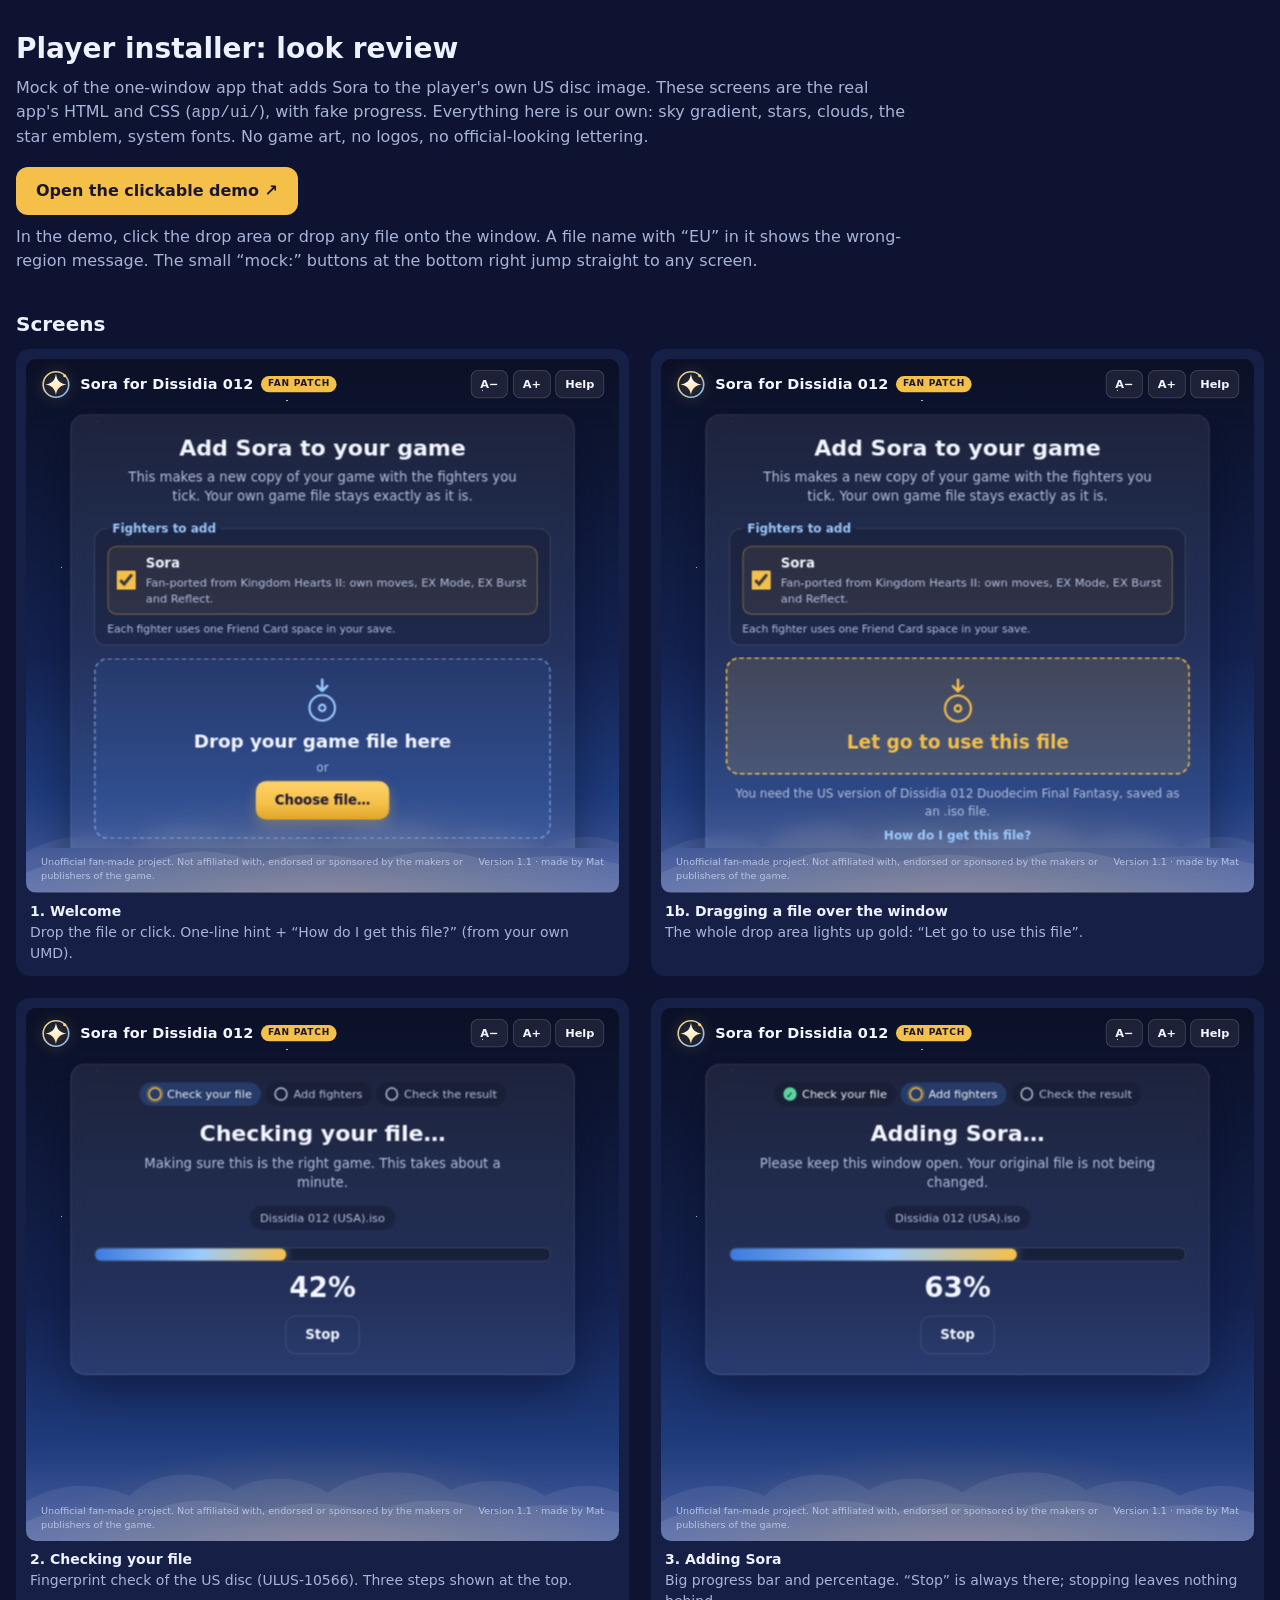
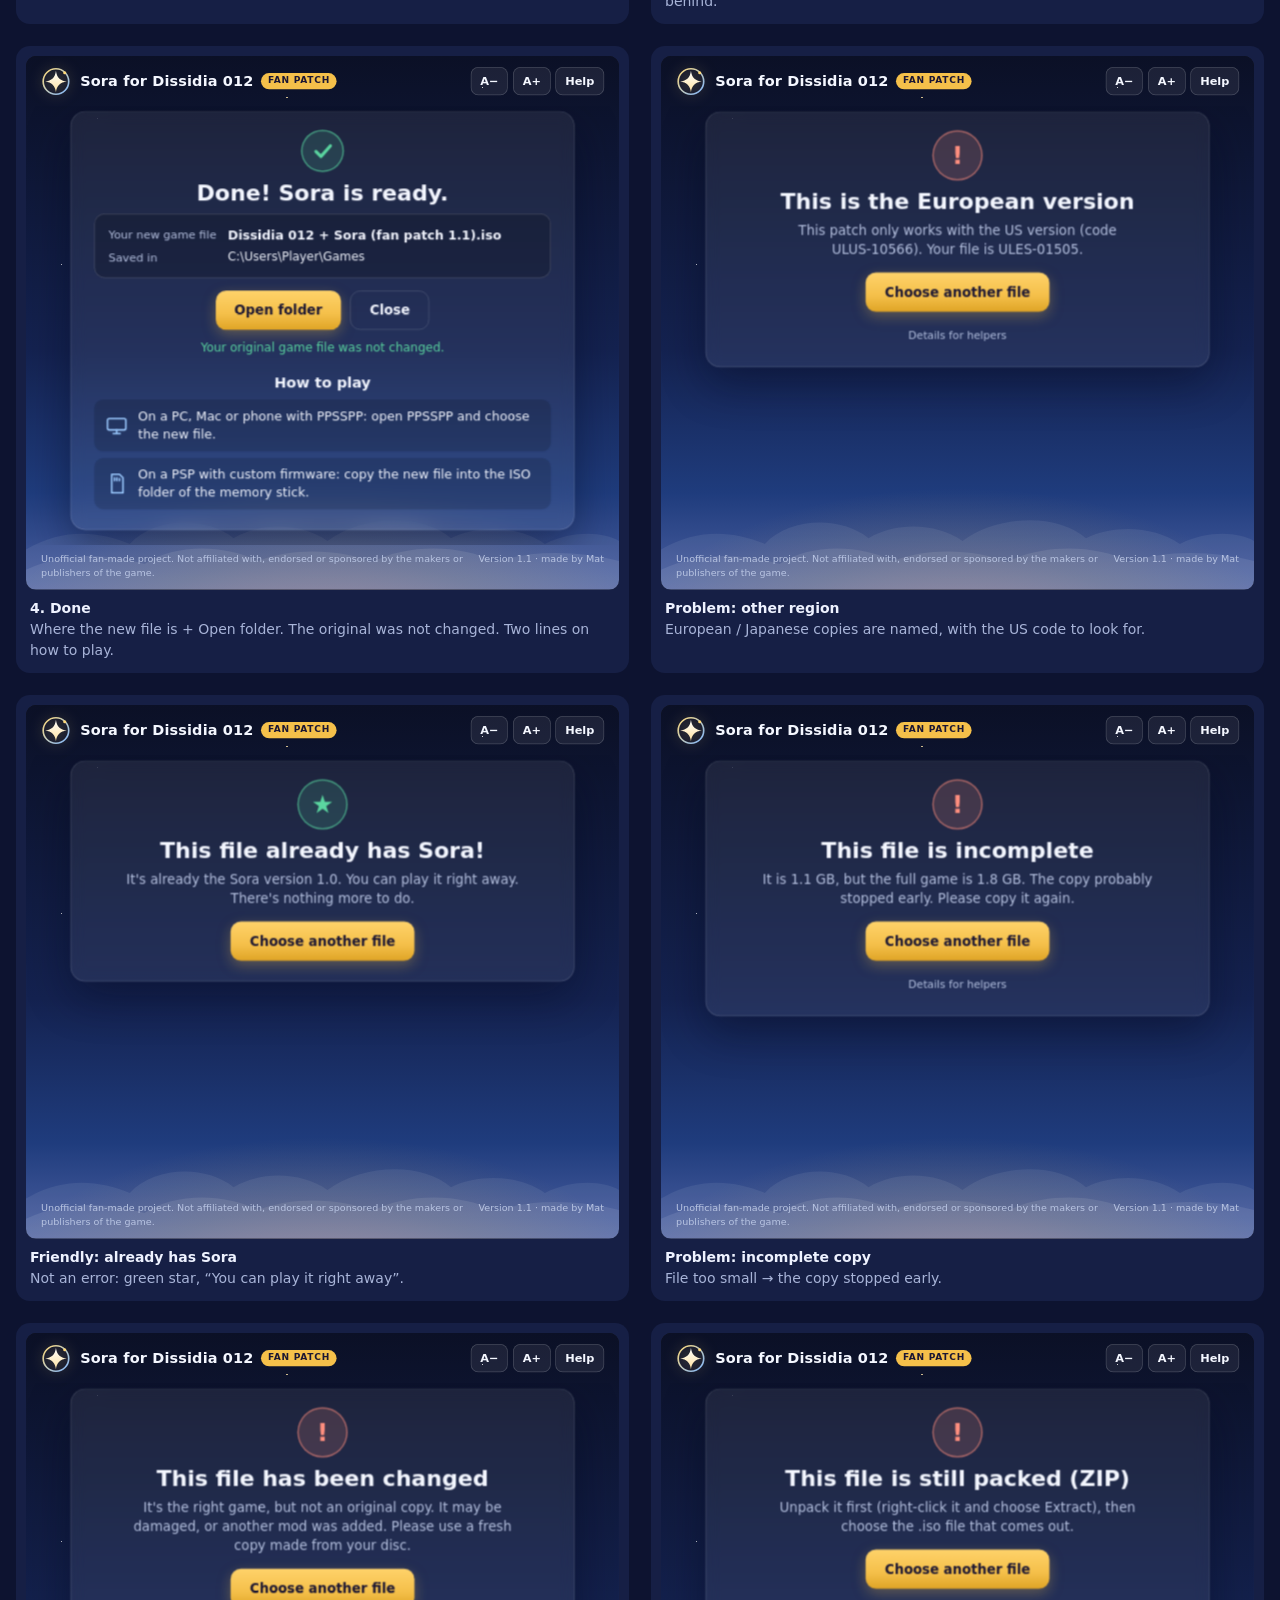
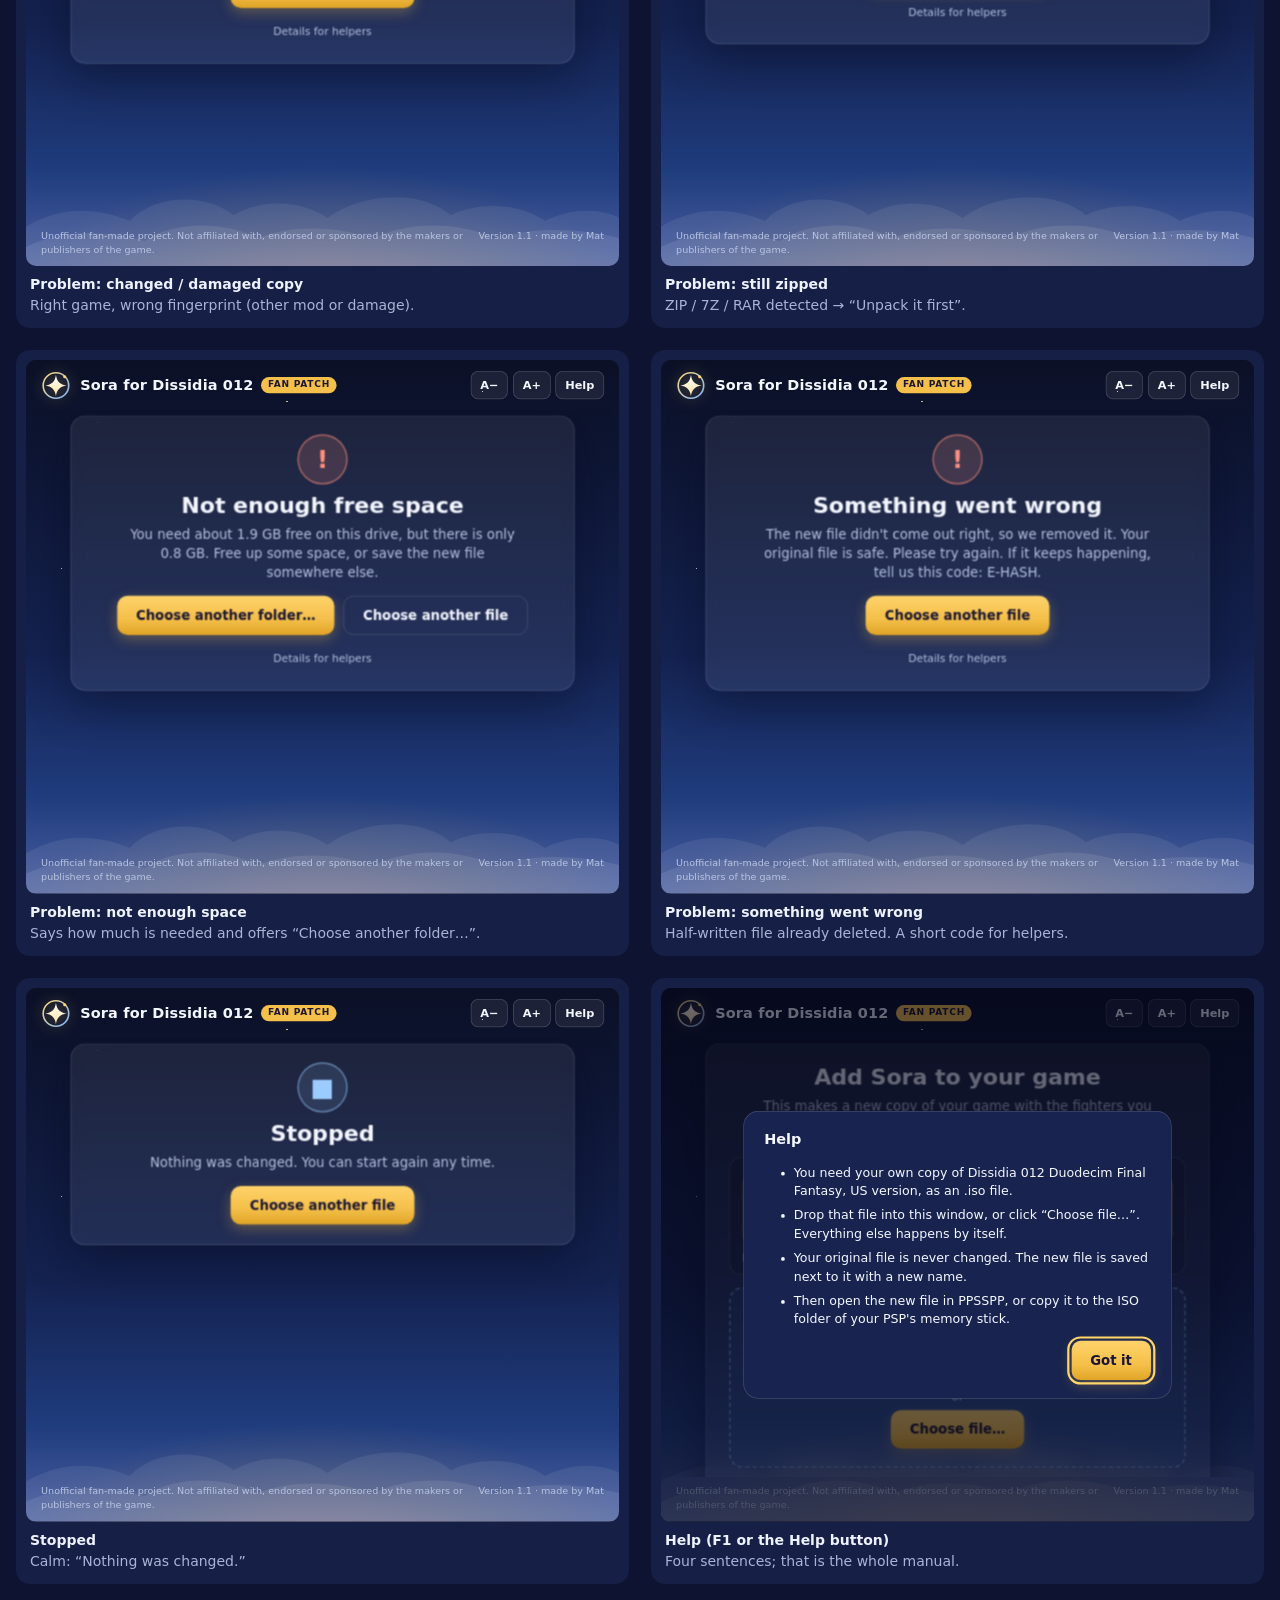
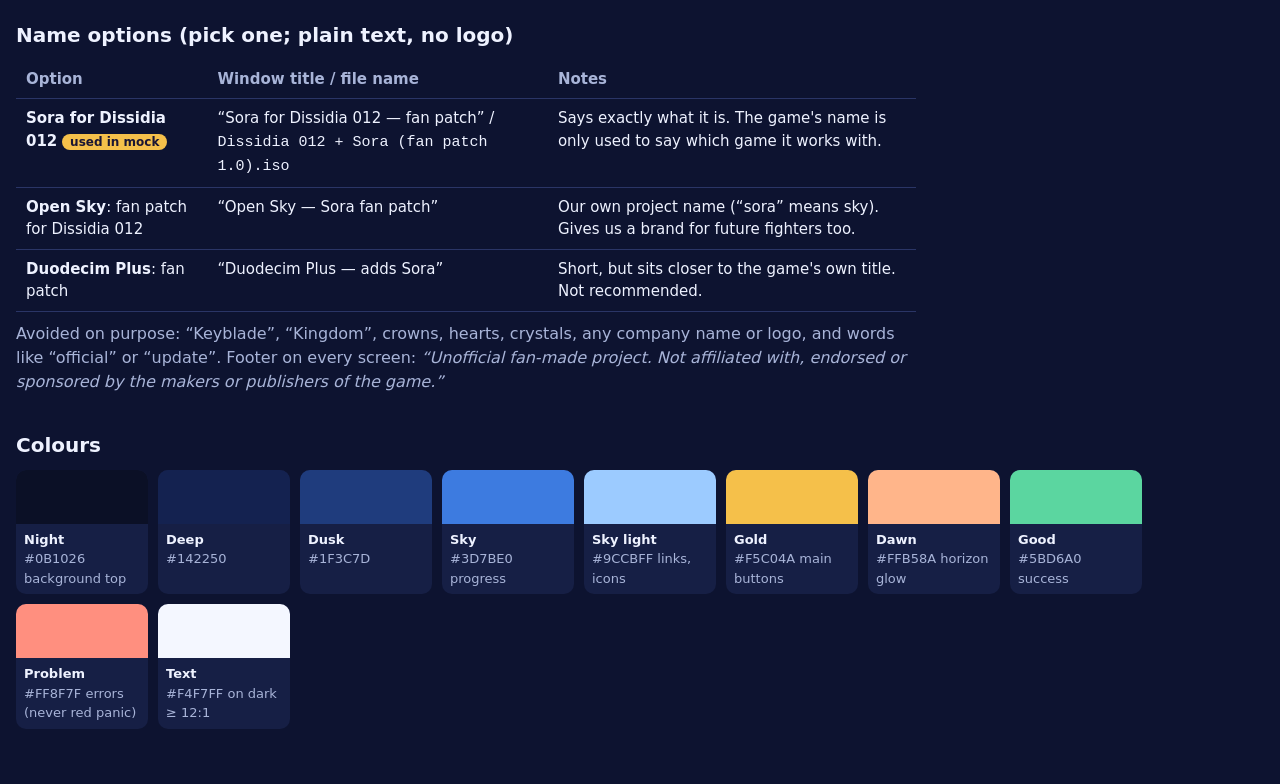
<file: mock/index.html>
<!doctype html>
<html lang="en">
<head>
<meta charset="utf-8">
<meta name="viewport" content="width=device-width, initial-scale=1">
<title>Installer Look Review</title>
<style>
  :root { --bg: #0d1330; --card: #161f45; --text: #eef2ff; --muted: #a8b4d8; --gold: #F5C04A; }
  * { box-sizing: border-box; }
  body { margin: 0; background: var(--bg); color: var(--text); font: 16px/1.5 system-ui, -apple-system, "Segoe UI", Ubuntu, sans-serif; }
  .wrap { max-width: 1500px; margin: 0 auto; padding: 28px 16px 60px; }
  h1 { margin: 0 0 6px; font-size: 28px; }
  h2 { margin: 36px 0 10px; font-size: 20px; }
  p { color: var(--muted); margin: 0 0 10px; max-width: 900px; }
  a { color: #9CCBFF; }
  .cta { display: inline-block; margin: 8px 0 4px; padding: 12px 20px; border-radius: 12px; background: var(--gold); color: #1B1633; font-weight: 700; text-decoration: none; }
  .grid { display: grid; grid-template-columns: repeat(auto-fill, minmax(min(100%, 420px), 1fr)); gap: 22px; }
  figure { margin: 0; background: var(--card); border-radius: 14px; padding: 10px; }
  figcaption { font-size: 14px; color: var(--muted); padding: 8px 4px 2px; }
  figcaption b { color: var(--text); }
  .frame { position: relative; width: 100%; aspect-ratio: 800 / 720; overflow: hidden; border-radius: 10px; }
  .frame iframe { position: absolute; top: 0; left: 0; width: 800px; height: 720px; border: 0; transform-origin: 0 0; }
  .sw { display: flex; flex-wrap: wrap; gap: 10px; }
  .sw div { width: 132px; border-radius: 10px; overflow: hidden; background: var(--card); font-size: 13px; }
  .sw i { display: block; height: 54px; }
  .sw span { display: block; padding: 6px 8px; color: var(--muted); }
  .sw b { color: var(--text); display: block; }
  table { border-collapse: collapse; width: 100%; max-width: 900px; font-size: 15px; }
  td, th { text-align: left; padding: 8px 10px; border-bottom: 1px solid #2a3566; vertical-align: top; }
  th { color: var(--muted); font-weight: 600; }
  .tag { font-size: 12px; background: var(--gold); color: #1B1633; border-radius: 999px; padding: 1px 8px; font-weight: 700; }
</style>
</head>
<body>
<div class="wrap">
  <h1>Player installer: look review</h1>
  <p>Mock of the one-window app that adds Sora to the player's own US disc image. These screens are the real app's
     HTML and CSS (<code>app/ui/</code>), with fake progress. Everything here is our own: sky gradient,
     stars, clouds, the star emblem, system fonts. No game art, no logos, no official-looking lettering.</p>
  <a class="cta" href="../app/ui/index.html" target="_blank">Open the clickable demo ↗</a>
  <p style="margin-top:6px">In the demo, click the drop area or drop any file onto the window. A file name with “EU” in it shows the
     wrong-region message. The small “mock:” buttons at the bottom right jump straight to any screen.</p>

  <h2>Screens</h2>
  <div class="grid" id="grid"></div>

  <h2>Name options (pick one; plain text, no logo)</h2>
  <table>
    <tr><th>Option</th><th>Window title / file name</th><th>Notes</th></tr>
    <tr><td><b>Sora for Dissidia 012</b> <span class="tag">used in mock</span></td><td>“Sora for Dissidia 012 — fan patch” / <code>Dissidia 012 + Sora (fan patch 1.0).iso</code></td><td>Says exactly what it is. The game's name is only used to say which game it works with.</td></tr>
    <tr><td><b>Open Sky</b>: fan patch for Dissidia 012</td><td>“Open Sky — Sora fan patch”</td><td>Our own project name (“sora” means sky). Gives us a brand for future fighters too.</td></tr>
    <tr><td><b>Duodecim Plus</b>: fan patch</td><td>“Duodecim Plus — adds Sora”</td><td>Short, but sits closer to the game's own title. Not recommended.</td></tr>
  </table>
  <p style="margin-top:10px">Avoided on purpose: “Keyblade”, “Kingdom”, crowns, hearts, crystals, any company name or logo, and words
     like “official” or “update”. Footer on every screen: <i>“Unofficial fan-made project. Not affiliated with, endorsed or
     sponsored by the makers or publishers of the game.”</i></p>

  <h2>Colours</h2>
  <div class="sw">
    <div><i style="background:#0B1026"></i><span><b>Night</b>#0B1026 background top</span></div>
    <div><i style="background:#142250"></i><span><b>Deep</b>#142250</span></div>
    <div><i style="background:#1F3C7D"></i><span><b>Dusk</b>#1F3C7D</span></div>
    <div><i style="background:#3D7BE0"></i><span><b>Sky</b>#3D7BE0 progress</span></div>
    <div><i style="background:#9CCBFF"></i><span><b>Sky light</b>#9CCBFF links, icons</span></div>
    <div><i style="background:#F5C04A"></i><span><b>Gold</b>#F5C04A main buttons</span></div>
    <div><i style="background:#FFB58A"></i><span><b>Dawn</b>#FFB58A horizon glow</span></div>
    <div><i style="background:#5BD6A0"></i><span><b>Good</b>#5BD6A0 success</span></div>
    <div><i style="background:#FF8F7F"></i><span><b>Problem</b>#FF8F7F errors (never red panic)</span></div>
    <div><i style="background:#F4F7FF"></i><span><b>Text</b>#F4F7FF on dark ≥ 12:1</span></div>
  </div>
</div>
<script>
  const shots = [
    ["welcome", "1. Welcome", "Drop the file or click. One-line hint + “How do I get this file?” (from your own UMD)."],
    ["dragging", "1b. Dragging a file over the window", "The whole drop area lights up gold: “Let go to use this file”."],
    ["checking", "2. Checking your file", "Fingerprint check of the US disc (ULUS-10566). Three steps shown at the top."],
    ["building", "3. Adding Sora", "Big progress bar and percentage. “Stop” is always there; stopping leaves nothing behind."],
    ["done", "4. Done", "Where the new file is + Open folder. The original was not changed. Two lines on how to play."],
    ["err:wrong_region", "Problem: other region", "European / Japanese copies are named, with the US code to look for."],
    ["err:already_patched", "Friendly: already has Sora", "Not an error: green star, “You can play it right away”."],
    ["err:incomplete", "Problem: incomplete copy", "File too small → the copy stopped early."],
    ["err:modified", "Problem: changed / damaged copy", "Right game, wrong fingerprint (other mod or damage)."],
    ["err:archive", "Problem: still zipped", "ZIP / 7Z / RAR detected → “Unpack it first”."],
    ["err:no_space", "Problem: not enough space", "Says how much is needed and offers “Choose another folder…”."],
    ["err:build_failed", "Problem: something went wrong", "Half-written file already deleted. A short code for helpers."],
    ["err:cancelled", "Stopped", "Calm: “Nothing was changed.”"],
    ["welcome&help=1", "Help (F1 or the Help button)", "Four sentences; that is the whole manual."],
  ];
  const grid = document.getElementById("grid");
  for (const [s, title, note] of shots) {
    const f = document.createElement("figure");
    f.innerHTML = `<div class="frame"><iframe loading="lazy" title="${title}" src="../app/ui/index.html?embed=1&screen=${s}"></iframe></div>
      <figcaption><b>${title}</b><br>${note}</figcaption>`;
    grid.appendChild(f);
  }
  const fit = () => document.querySelectorAll(".frame").forEach((fr) => {
    fr.querySelector("iframe").style.transform = `scale(${fr.clientWidth / 800})`;
  });
  addEventListener("resize", fit); fit();
</script>
</body>
</html>
</file>
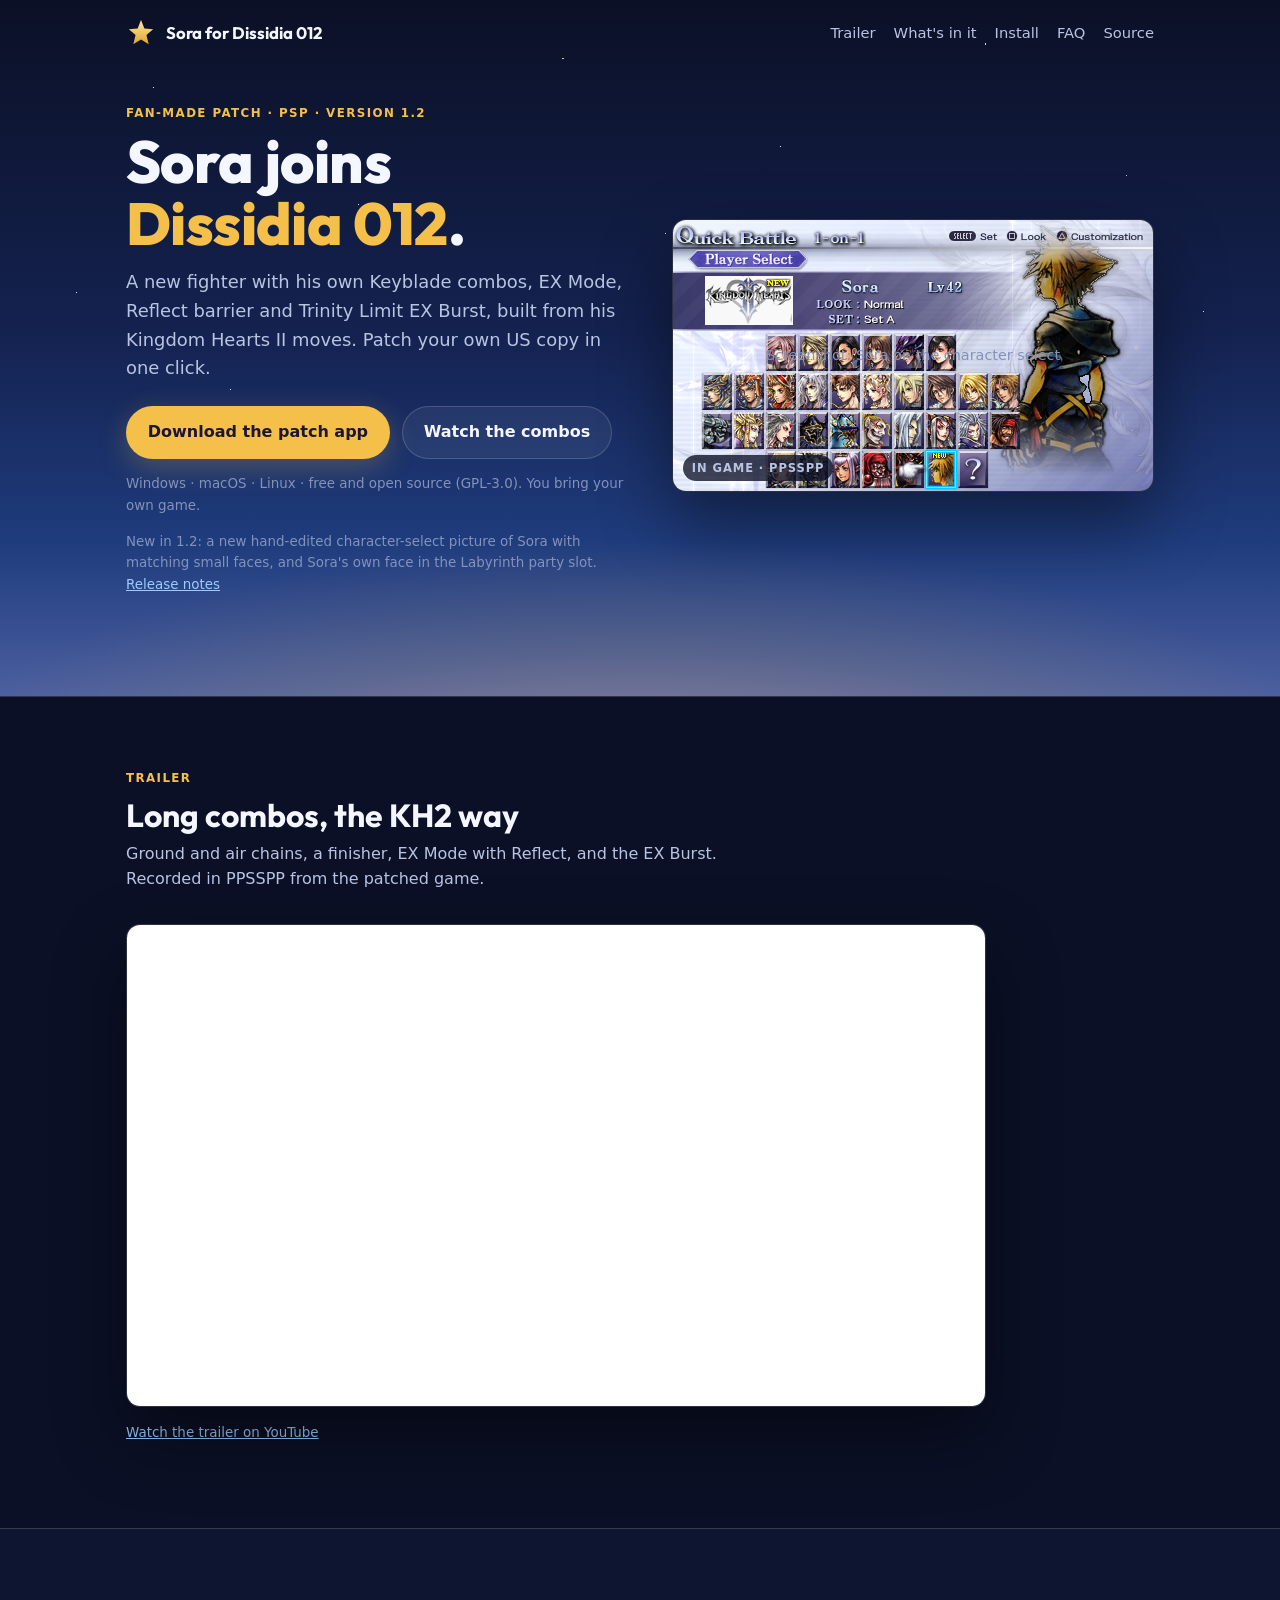
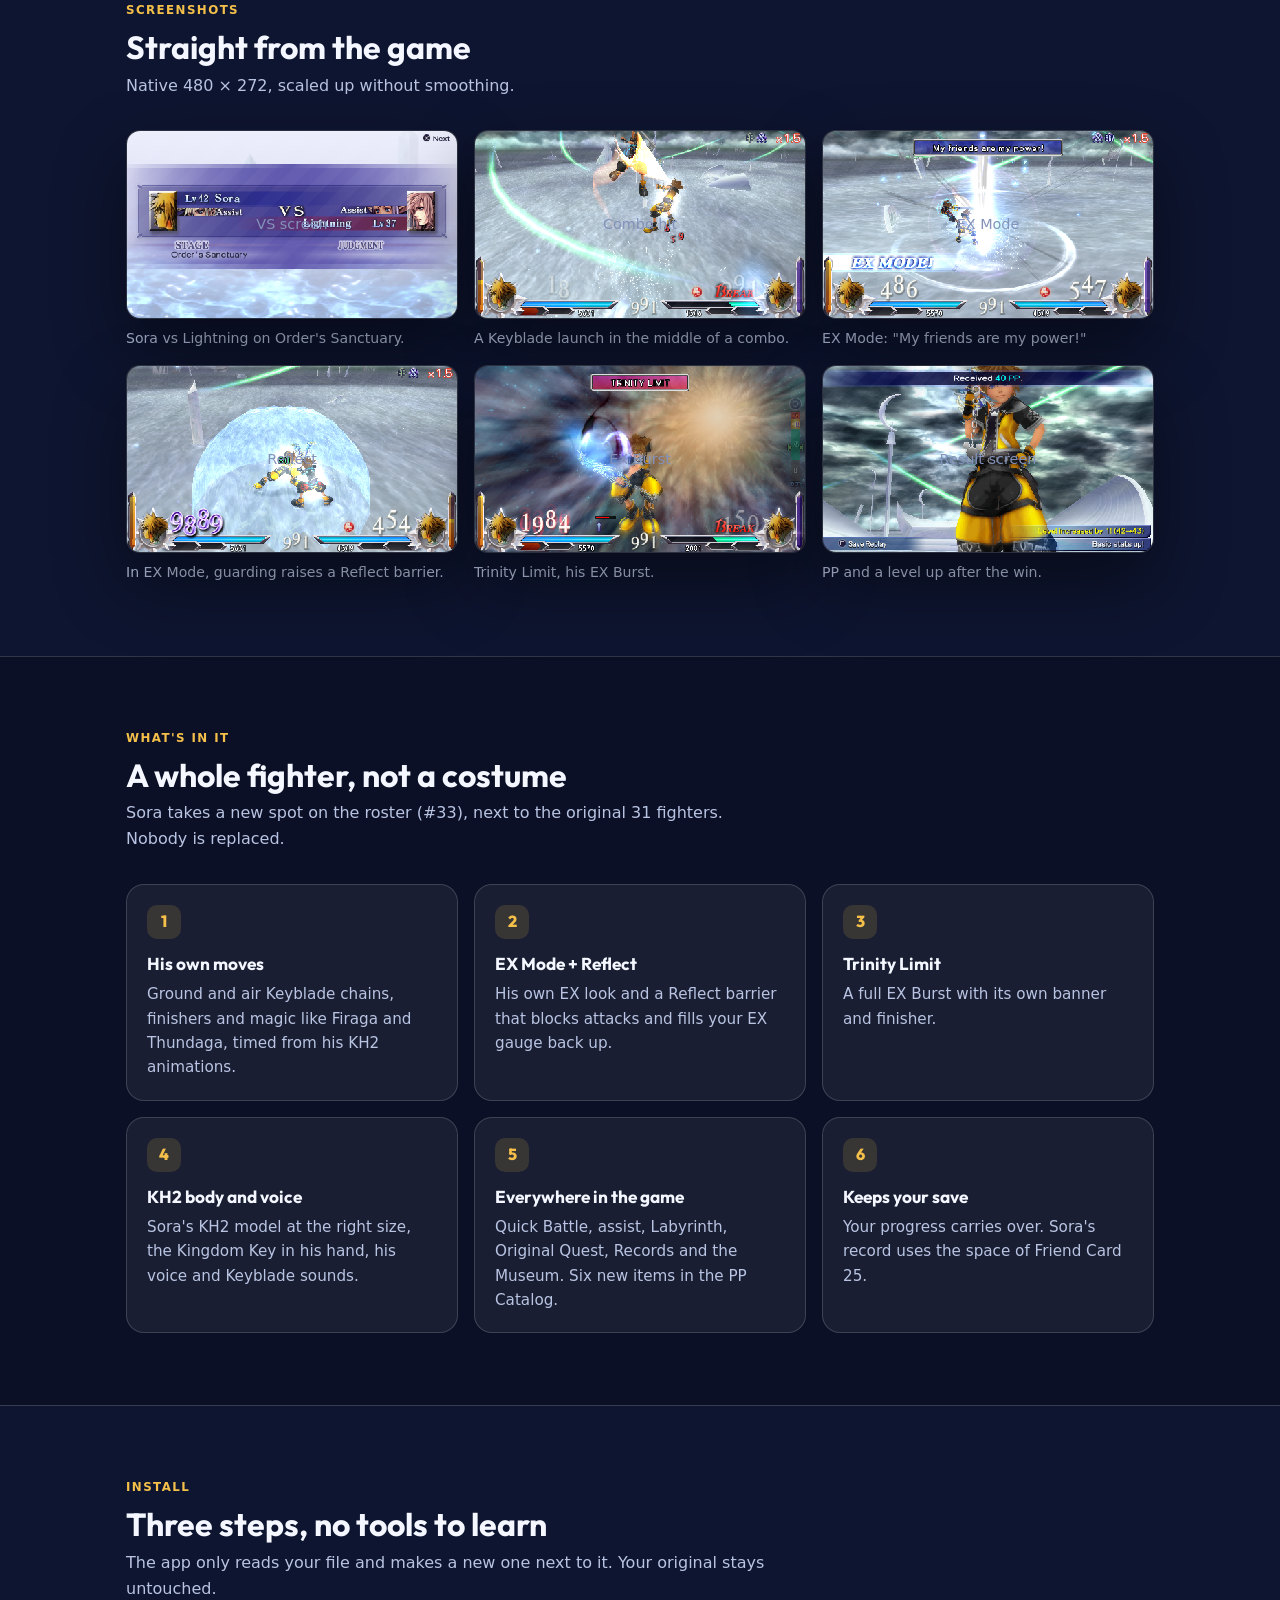
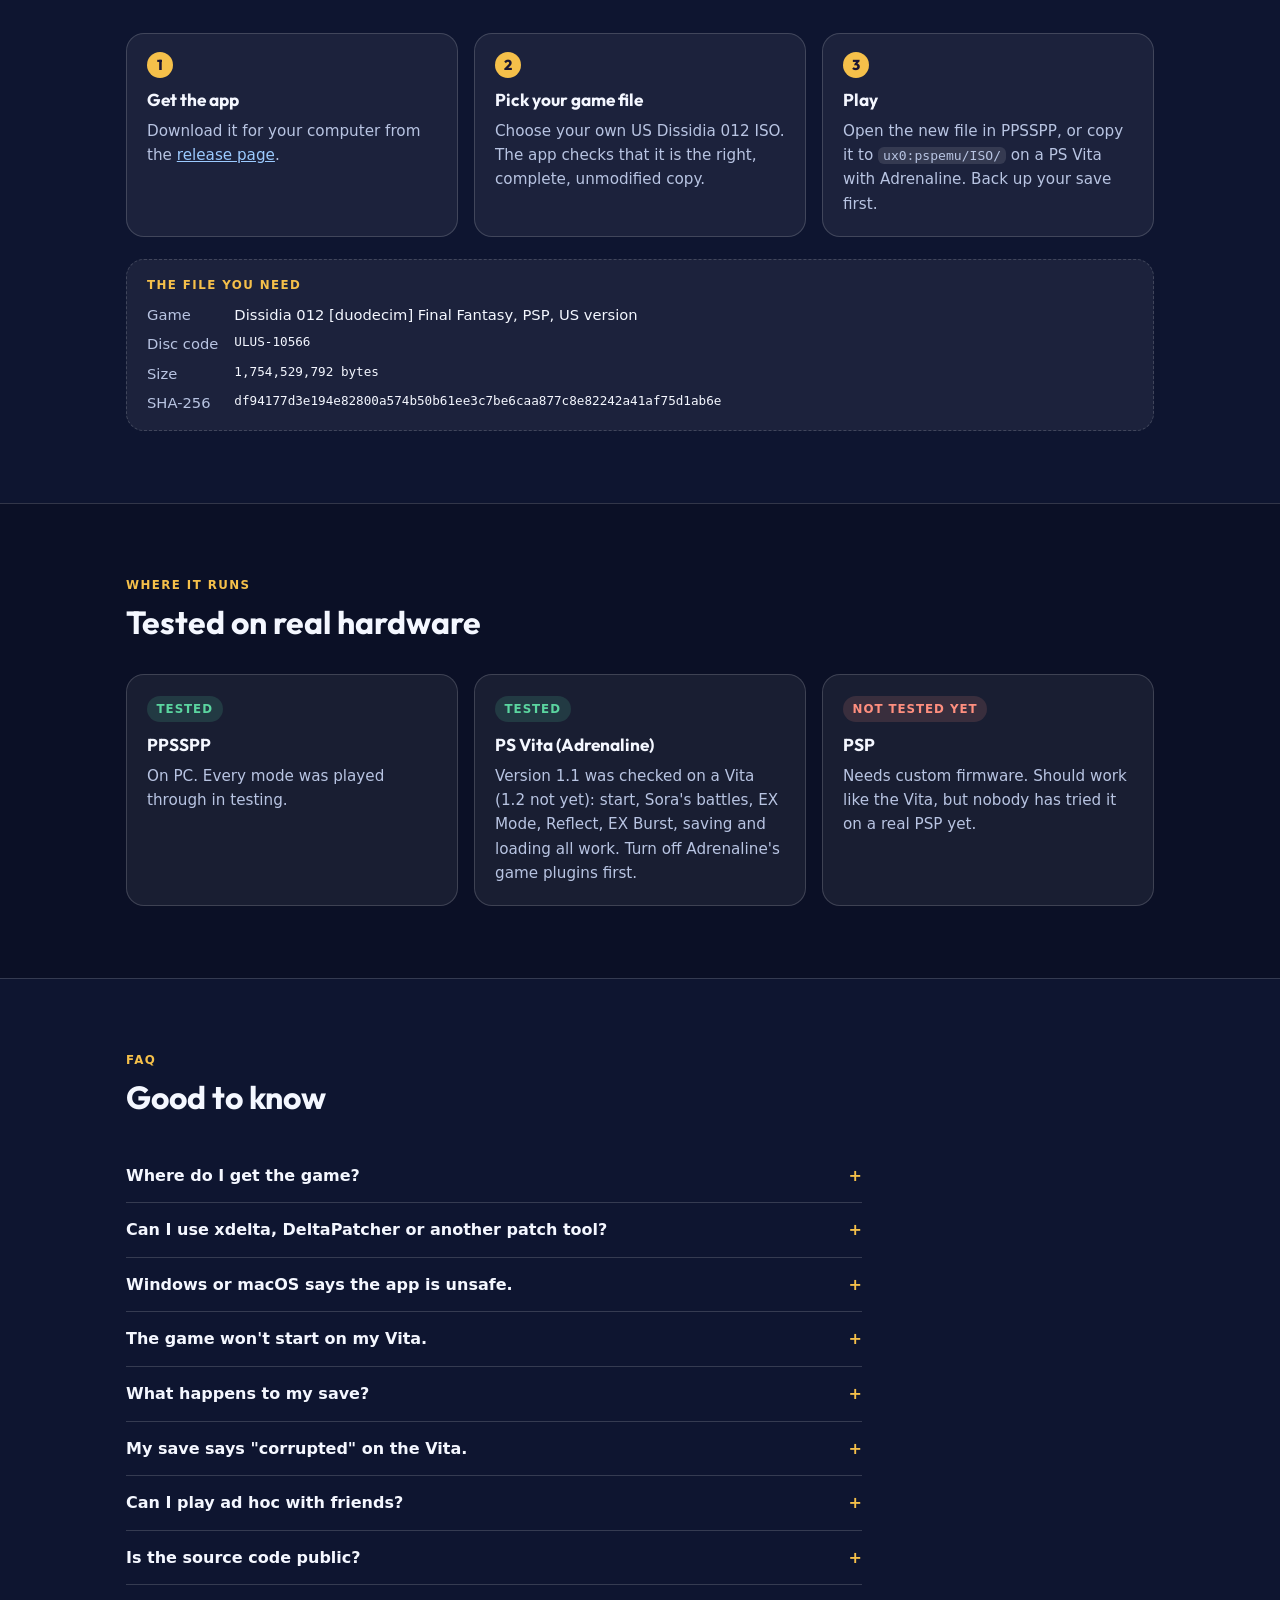
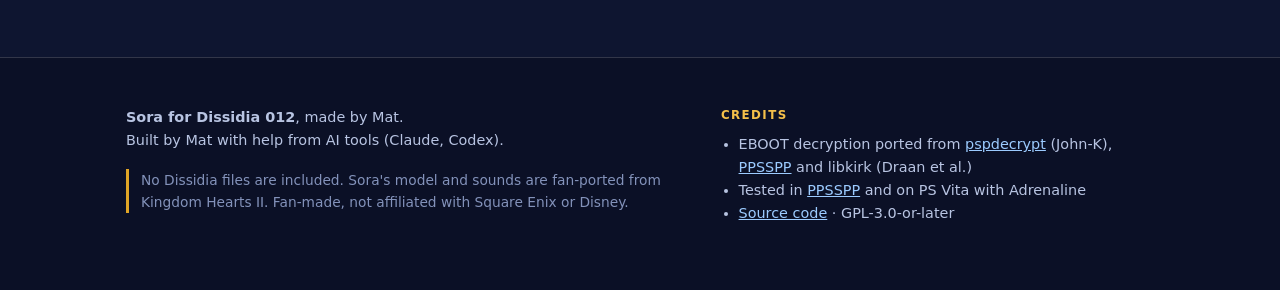
<file: site/index.html>
<!doctype html>
<html lang="en">
<head>
<meta charset="utf-8">
<meta name="viewport" content="width=device-width, initial-scale=1, viewport-fit=cover">
<title>Sora for Dissidia 012</title>
<meta name="description" content="A fan-made patch that adds Sora as a new fighter to your own US copy of Dissidia 012 for PSP. Works in PPSSPP and on PS Vita.">
<link rel="preconnect" href="https://fonts.googleapis.com">
<link rel="preconnect" href="https://fonts.gstatic.com" crossorigin>
<link rel="stylesheet" href="https://fonts.googleapis.com/css2?family=Outfit:wght@500;700;800&display=swap">
<style>
:root {
  --night: #0B1026; --deep: #142250; --dusk: #1F3C7D; --sky: #3D7BE0; --sky-light: #9CCBFF;
  --gold: #F5C04A; --gold-deep: #E0A526; --peach: #FFB58A;
  --text: #F4F7FF; --muted: #B8C4E2; --faint: #8392BA;
  --panel: rgba(255,255,255,.06); --panel-strong: rgba(255,255,255,.11); --line: rgba(255,255,255,.16);
  --ok: #5BD6A0; --warn: #FF8F7F; --on-gold: #1B1633;
  --radius: 18px;
  color-scheme: dark;
}
* { box-sizing: border-box; }
html { scroll-behavior: smooth; }
body {
  margin: 0; color: var(--text); background: var(--night);
  font: 16px/1.6 "Segoe UI Variable", "Segoe UI", system-ui, -apple-system, "SF Pro Text", Ubuntu, Cantarell, "Noto Sans", sans-serif;
}
.wrap { max-width: 1060px; margin: 0 auto; padding-left: max(16px, env(safe-area-inset-left, 0px)); padding-right: max(16px, env(safe-area-inset-right, 0px)); }
h1, h2, h3, .brand { font-family: "Outfit", "Segoe UI", system-ui, sans-serif; text-wrap: balance; }
h2 { font-size: clamp(1.5rem, 3.2vw, 2rem); line-height: 1.2; margin: 0 0 .4rem; }
h3 { font-size: 1.08rem; margin: 0 0 .3rem; }
p { margin: 0 0 .8rem; }
a { color: var(--sky-light); }
a:hover { color: var(--gold); }
.label { font-size: .74rem; font-weight: 700; letter-spacing: .12em; text-transform: uppercase; color: var(--gold); margin: 0 0 .5rem; }
.muted { color: var(--muted); }
code, .mono { font-family: ui-monospace, "SF Mono", "Cascadia Mono", "DejaVu Sans Mono", monospace; font-size: .86em; }
code { background: var(--panel-strong); padding: .1em .38em; border-radius: 6px; overflow-wrap: anywhere; }

/* ---------- top + hero: night to dawn sky (our own art, drawn in CSS) */
.sky-band { position: relative; overflow: hidden;
  background: linear-gradient(180deg, var(--night) 0%, var(--deep) 48%, var(--dusk) 78%, #4B5FA0 100%); }
.sky-band::before { content: ""; position: absolute; inset: 0 0 30% 0; opacity: .85; pointer-events: none;
  background-image:
    radial-gradient(1.4px 1.4px at 12% 18%, #fff 50%, transparent 51%), radial-gradient(1px 1px at 28% 42%, #fff 50%, transparent 51%),
    radial-gradient(1.8px 1.8px at 44% 12%, #FFE7A8 50%, transparent 51%), radial-gradient(1px 1px at 61% 30%, #fff 50%, transparent 51%),
    radial-gradient(1.4px 1.4px at 77% 9%, #fff 50%, transparent 51%), radial-gradient(1px 1px at 88% 36%, #CFE4FF 50%, transparent 51%),
    radial-gradient(1.2px 1.2px at 6% 60%, #fff 50%, transparent 51%), radial-gradient(1px 1px at 94% 64%, #fff 50%, transparent 51%),
    radial-gradient(1.6px 1.6px at 35% 70%, #CFE4FF 50%, transparent 51%), radial-gradient(1px 1px at 70% 58%, #fff 50%, transparent 51%),
    radial-gradient(1.2px 1.2px at 52% 48%, #fff 50%, transparent 51%), radial-gradient(1px 1px at 18% 80%, #fff 50%, transparent 51%);
  animation: twinkle 6s ease-in-out infinite alternate; }
.sky-band::after { content: ""; position: absolute; left: -10%; right: -10%; bottom: -140px; height: 300px; pointer-events: none;
  background: radial-gradient(ellipse at 50% 100%, rgba(255,181,138,.45), rgba(245,192,74,.12) 45%, transparent 70%); }
@keyframes twinkle { from { opacity: .55; } to { opacity: .9; } }
@media (prefers-reduced-motion: reduce) { .sky-band::before { animation: none; } html { scroll-behavior: auto; } }

header.top { position: relative; z-index: 1; padding-block: 18px 0; }
header.top .wrap { display: flex; align-items: center; justify-content: space-between; gap: 12px; flex-wrap: wrap; }
.brand { display: flex; align-items: center; gap: 10px; font-weight: 700; font-size: 1.05rem; color: var(--text); text-decoration: none; }
.brand svg { width: 30px; height: 30px; flex: none; }
nav.links { display: flex; gap: 18px; flex-wrap: wrap; font-size: .92rem; }
nav.links a { color: var(--muted); text-decoration: none; }
nav.links a:hover { color: var(--text); }

.hero { position: relative; z-index: 1; padding-block: 56px 88px; }
.hero .wrap { display: grid; grid-template-columns: 1.05fr 1fr; gap: 40px; align-items: center; }
.hero h1 { font-size: clamp(2.3rem, 6vw, 3.7rem); line-height: 1.04; margin: 0 0 .9rem; font-weight: 800; letter-spacing: -.01em; }
.hero h1 em { font-style: normal; color: var(--gold); }
.hero .lead { font-size: 1.12rem; color: var(--muted); max-width: 34rem; margin-bottom: 1.4rem; }
.hero > .wrap > div { min-width: 0; }
.cta { display: flex; gap: 12px; flex-wrap: wrap; align-items: center; }
.btn { display: inline-flex; align-items: center; gap: .5rem; font-weight: 700; font-size: 1rem; text-decoration: none;
  padding: .8rem 1.3rem; border-radius: 999px; border: 1px solid transparent; transition: transform .15s ease, background .15s ease; }
.btn:hover { transform: translateY(-1px); }
.btn-gold { background: var(--gold); color: var(--on-gold); box-shadow: 0 8px 28px rgba(245,192,74,.25); }
.btn-gold:hover { background: #FFD066; color: var(--on-gold); }
.btn-ghost { background: var(--panel); color: var(--text); border-color: var(--line); }
.btn-ghost:hover { background: var(--panel-strong); color: var(--text); }
.fine { font-size: .84rem; color: var(--faint); margin-top: .9rem; }

.screen { position: relative; border-radius: 14px; overflow: hidden; background: #05081A; border: 1px solid var(--line);
  aspect-ratio: 480 / 272; max-width: 100%; box-shadow: 0 30px 70px rgba(0,0,0,.45); }
.screen img, .screen video { width: 100%; height: 100%; object-fit: cover; display: block; image-rendering: pixelated; }
.screen .ph { position: absolute; inset: 0; display: grid; place-items: center; text-align: center; color: var(--faint); font-size: .9rem; padding: 12px;
  background: repeating-linear-gradient(135deg, rgba(255,255,255,.03) 0 12px, transparent 12px 24px); }
.screen .tag { position: absolute; left: 10px; bottom: 10px; font-size: .72rem; font-weight: 700; letter-spacing: .08em; text-transform: uppercase;
  background: rgba(11,16,38,.78); color: var(--muted); padding: .25rem .55rem; border-radius: 999px; }

/* ---------- sections */
section.block { padding-block: 72px; border-top: 1px solid var(--line); }
section.block:nth-of-type(even) { background: #0E1530; }
.intro { max-width: 40rem; margin-bottom: 2rem; }

.video-frame { max-width: 860px; }
.video-frame .screen { aspect-ratio: 16 / 9; }
.video-frame .screen iframe { width: 100%; height: 100%; display: block; border: 0; }

.gallery { display: grid; grid-template-columns: repeat(3, minmax(0, 1fr)); gap: 16px; }
.gallery figure { margin: 0; min-width: 0; }
.gallery figcaption { font-size: .88rem; color: var(--muted); margin-top: .5rem; }

.features { display: grid; grid-template-columns: repeat(3, minmax(0, 1fr)); gap: 16px; }
.card { background: var(--panel); border: 1px solid var(--line); border-radius: var(--radius); padding: 20px; min-width: 0; }
.card p { color: var(--muted); margin: 0; font-size: .95rem; }
.card .ic { width: 34px; height: 34px; border-radius: 10px; display: grid; place-items: center; margin-bottom: .7rem;
  background: rgba(245,192,74,.14); color: var(--gold); font-weight: 800; font-family: "Outfit", sans-serif; }

.steps { display: grid; grid-template-columns: repeat(3, minmax(0, 1fr)); gap: 16px; counter-reset: s; }
.step { position: relative; padding-top: 52px; }
.step::before { counter-increment: s; content: counter(s); position: absolute; top: 18px; left: 20px; width: 26px; height: 26px; border-radius: 50%;
  background: var(--gold); color: var(--on-gold); font: 800 .9rem/26px "Outfit", sans-serif; text-align: center; }
.check { margin-top: 1.4rem; background: var(--panel); border: 1px dashed var(--line); border-radius: var(--radius); padding: 16px 20px; }
.check dl { display: grid; grid-template-columns: max-content minmax(0, 1fr); gap: .35rem 1rem; margin: 0; font-size: .92rem; }
.check dt { color: var(--muted); }
.check dd { margin: 0; min-width: 0; overflow-wrap: anywhere; }

.platforms { display: grid; grid-template-columns: repeat(3, minmax(0, 1fr)); gap: 16px; }
.status { display: inline-block; font-size: .74rem; font-weight: 700; letter-spacing: .08em; text-transform: uppercase; padding: .2rem .6rem; border-radius: 999px; margin-bottom: .6rem; }
.status.ok { background: rgba(91,214,160,.15); color: var(--ok); }
.status.no { background: rgba(255,143,127,.14); color: var(--warn); }

.faq { max-width: 46rem; }
.faq details { border-bottom: 1px solid var(--line); padding: 14px 0; }
.faq summary { cursor: pointer; font-weight: 600; list-style: none; display: flex; justify-content: space-between; gap: 12px; }
.faq summary::-webkit-details-marker { display: none; }
.faq summary::after { content: "+"; color: var(--gold); font-weight: 800; }
.faq details[open] summary::after { content: "–"; }
.faq details p { color: var(--muted); margin: .6rem 0 0; }

footer { padding-block: 48px 64px; border-top: 1px solid var(--line); background: var(--night); font-size: .9rem; color: var(--muted); }
footer .cols { display: grid; grid-template-columns: 1.3fr 1fr; gap: 32px; }
footer .cols > div { min-width: 0; }
footer .notice { font-size: .86rem; color: var(--faint); border-left: 3px solid var(--gold-deep); padding-left: 12px; margin-top: 1rem; }
footer ul { margin: .3rem 0 0; padding-left: 1.1rem; }

@media (max-width: 860px) {
  .hero .wrap { grid-template-columns: 1fr; }
  .gallery, .features, .steps, .platforms { grid-template-columns: repeat(2, minmax(0, 1fr)); }
  footer .cols { grid-template-columns: 1fr; }
}
@media (max-width: 560px) {
  .gallery, .features, .steps, .platforms { grid-template-columns: 1fr; }
  .hero { padding-block: 36px 64px; }
  nav.links { display: none; }
  .check dl { grid-template-columns: 1fr; }
  .check dd { margin-bottom: .4rem; }
}
</style>
<style>img{max-width:100%}[hidden]{display:none!important}</style>
</head>
<body>

<div class="sky-band">
  <header class="top">
    <div class="wrap">
      <a class="brand" href="#">
        <svg viewBox="0 0 32 32" aria-hidden="true"><defs><linearGradient id="g" x1="0" y1="0" x2="0" y2="1"><stop offset="0" stop-color="#FFE7A8"/><stop offset="1" stop-color="#E0A526"/></linearGradient></defs><path d="M16 2l3.6 9.1L29 12l-7.2 6.1L24.2 28 16 22.8 7.8 28l2.4-9.9L3 12l9.4-.9z" fill="url(#g)"/></svg>
        Sora for Dissidia 012
      </a>
      <nav class="links" aria-label="Sections">
        <a href="#trailer">Trailer</a><a href="#features">What's in it</a><a href="#install">Install</a><a href="#faq">FAQ</a>
        <a href="https://github.com/MatNyaga/sora-fan-patch">Source</a>
      </nav>
    </div>
  </header>

  <div class="hero">
    <div class="wrap">
      <div>
        <p class="label">Fan-made patch · PSP · version 1.2</p>
        <h1>Sora joins <em>Dissidia 012</em>.</h1>
        <p class="lead">A new fighter with his own Keyblade combos, EX Mode, Reflect barrier and Trinity Limit EX Burst, built from his Kingdom Hearts II moves. Patch your own US copy in one click.</p>
        <div class="cta">
          <a class="btn btn-gold" href="https://github.com/MatNyaga/sora-fan-patch/releases/latest">Download the patch app</a>
          <a class="btn btn-ghost" href="#trailer">Watch the combos</a>
        </div>
        <p class="fine">Windows · macOS · Linux · free and open source (GPL-3.0). You bring your own game.</p>
        <p class="fine">New in 1.2: a new hand-edited character-select picture of Sora with matching small faces, and Sora's own face in the Labyrinth party slot. <a href="https://github.com/MatNyaga/sora-fan-patch/releases/latest">Release notes</a></p>
      </div>
      <div class="screen" id="hero-shot">
        <img src="media/shots/01-select-sora-cell.png" alt="Sora on the character select screen" onerror="this.remove()">
        <div class="ph">Screenshot: Sora on the character select</div>
        <span class="tag">In game · PPSSPP</span>
      </div>
    </div>
  </div>
</div>

<section class="block" id="trailer">
  <div class="wrap">
    <div class="intro">
      <p class="label">Trailer</p>
      <h2>Long combos, the KH2 way</h2>
      <p class="muted">Ground and air chains, a finisher, EX Mode with Reflect, and the EX Burst. Recorded in PPSSPP from the patched game.</p>
    </div>
    <div class="video-frame">
      <div class="screen">
        <iframe src="https://www.youtube-nocookie.com/embed/O1N8QRkI5rk" title="Sora for Dissidia 012 — gameplay trailer" loading="lazy" referrerpolicy="strict-origin-when-cross-origin" allow="accelerometer; autoplay; clipboard-write; encrypted-media; gyroscope; picture-in-picture; web-share" allowfullscreen></iframe>
      </div>
      <p class="fine"><a href="https://youtu.be/O1N8QRkI5rk">Watch the trailer on YouTube</a></p>
    </div>
  </div>
</section>

<section class="block" id="shots">
  <div class="wrap">
    <div class="intro">
      <p class="label">Screenshots</p>
      <h2>Straight from the game</h2>
      <p class="muted">Native 480 × 272, scaled up without smoothing.</p>
    </div>
    <div class="gallery" id="gallery">
      <figure><div class="screen"><img src="media/shots/03-vs-screen.png" alt="VS screen, Sora against Lightning" loading="lazy" onerror="this.remove()"><div class="ph">VS screen</div></div><figcaption>Sora vs Lightning on Order's Sanctuary.</figcaption></figure>
      <figure><div class="screen"><img src="media/shots/05-combo-launch-hit.png" alt="Sora launching an opponent mid-combo" loading="lazy" onerror="this.remove()"><div class="ph">Combo hit</div></div><figcaption>A Keyblade launch in the middle of a combo.</figcaption></figure>
      <figure><div class="screen"><img src="media/shots/06-ex-mode-activation.png" alt="Sora entering EX Mode" loading="lazy" onerror="this.remove()"><div class="ph">EX Mode</div></div><figcaption>EX Mode: "My friends are my power!"</figcaption></figure>
      <figure><div class="screen"><img src="media/shots/07-ex-reflect-barrier.png" alt="Reflect barrier around Sora" loading="lazy" onerror="this.remove()"><div class="ph">Reflect</div></div><figcaption>In EX Mode, guarding raises a Reflect barrier.</figcaption></figure>
      <figure><div class="screen"><img src="media/shots/08-ex-burst-trinity-limit.png" alt="Trinity Limit EX Burst banner" loading="lazy" onerror="this.remove()"><div class="ph">EX Burst</div></div><figcaption>Trinity Limit, his EX Burst.</figcaption></figure>
      <figure><div class="screen"><img src="media/shots/10-result-screen.png" alt="Result screen after a win" loading="lazy" onerror="this.remove()"><div class="ph">Result screen</div></div><figcaption>PP and a level up after the win.</figcaption></figure>
    </div>
  </div>
</section>

<section class="block" id="features">
  <div class="wrap">
    <div class="intro">
      <p class="label">What's in it</p>
      <h2>A whole fighter, not a costume</h2>
      <p class="muted">Sora takes a new spot on the roster (#33), next to the original 31 fighters. Nobody is replaced.</p>
    </div>
    <div class="features">
      <div class="card"><div class="ic">1</div><h3>His own moves</h3><p>Ground and air Keyblade chains, finishers and magic like Firaga and Thundaga, timed from his KH2 animations.</p></div>
      <div class="card"><div class="ic">2</div><h3>EX Mode + Reflect</h3><p>His own EX look and a Reflect barrier that blocks attacks and fills your EX gauge back up.</p></div>
      <div class="card"><div class="ic">3</div><h3>Trinity Limit</h3><p>A full EX Burst with its own banner and finisher.</p></div>
      <div class="card"><div class="ic">4</div><h3>KH2 body and voice</h3><p>Sora's KH2 model at the right size, the Kingdom Key in his hand, his voice and Keyblade sounds.</p></div>
      <div class="card"><div class="ic">5</div><h3>Everywhere in the game</h3><p>Quick Battle, assist, Labyrinth, Original Quest, Records and the Museum. Six new items in the PP Catalog.</p></div>
      <div class="card"><div class="ic">6</div><h3>Keeps your save</h3><p>Your progress carries over. Sora's record uses the space of Friend Card 25.</p></div>
    </div>
  </div>
</section>

<section class="block" id="install">
  <div class="wrap">
    <div class="intro">
      <p class="label">Install</p>
      <h2>Three steps, no tools to learn</h2>
      <p class="muted">The app only reads your file and makes a new one next to it. Your original stays untouched.</p>
    </div>
    <div class="steps">
      <div class="card step"><h3>Get the app</h3><p>Download it for your computer from the <a href="https://github.com/MatNyaga/sora-fan-patch/releases/latest">release page</a>.</p></div>
      <div class="card step"><h3>Pick your game file</h3><p>Choose your own US Dissidia 012 ISO. The app checks that it is the right, complete, unmodified copy.</p></div>
      <div class="card step"><h3>Play</h3><p>Open the new file in PPSSPP, or copy it to <code>ux0:pspemu/ISO/</code> on a PS Vita with Adrenaline. Back up your save first.</p></div>
    </div>
    <div class="check">
      <p class="label">The file you need</p>
      <dl>
        <dt>Game</dt><dd>Dissidia 012 [duodecim] Final Fantasy, PSP, US version</dd>
        <dt>Disc code</dt><dd class="mono">ULUS-10566</dd>
        <dt>Size</dt><dd class="mono">1,754,529,792 bytes</dd>
        <dt>SHA-256</dt><dd class="mono">df94177d3e194e82800a574b50b61ee3c7be6caa877c8e82242a41af75d1ab6e</dd>
      </dl>
    </div>
  </div>
</section>

<section class="block" id="platforms">
  <div class="wrap">
    <div class="intro">
      <p class="label">Where it runs</p>
      <h2>Tested on real hardware</h2>
    </div>
    <div class="platforms">
      <div class="card"><span class="status ok">Tested</span><h3>PPSSPP</h3><p>On PC. Every mode was played through in testing.</p></div>
      <div class="card"><span class="status ok">Tested</span><h3>PS Vita (Adrenaline)</h3><p>Version 1.1 was checked on a Vita (1.2 not yet): start, Sora's battles, EX Mode, Reflect, EX Burst, saving and loading all work. Turn off Adrenaline's game plugins first.</p></div>
      <div class="card"><span class="status no">Not tested yet</span><h3>PSP</h3><p>Needs custom firmware. Should work like the Vita, but nobody has tried it on a real PSP yet.</p></div>
    </div>
  </div>
</section>

<section class="block" id="faq">
  <div class="wrap">
    <div class="intro"><p class="label">FAQ</p><h2>Good to know</h2></div>
    <div class="faq">
      <details><summary>Where do I get the game?</summary><p>From your own copy. This page never links to game files, and the patch contains no Dissidia files. Make the ISO from your own UMD.</p></details>
      <details><summary>Can I use xdelta, DeltaPatcher or another patch tool?</summary><p>No. The patch is made against the game's program file unlocked, which only this app does, from your copy, while it works. The app is small and does everything offline.</p></details>
      <details><summary>Windows or macOS says the app is unsafe.</summary><p>The app isn't code-signed, so the system warns once. Windows: "More info" → "Run anyway". macOS: System Settings → Privacy &amp; Security → "Open Anyway" (older macOS: right-click the app → Open).</p></details>
      <details><summary>The game won't start on my Vita.</summary><p>Turn off Adrenaline's game plugins: hold R while Adrenaline starts → Recovery → Plugins → set every "game" line to Disabled. Old plugin packs stop the game from starting, with or without the patch.</p></details>
      <details><summary>What happens to my save?</summary><p>Back it up first. Sora's progress uses the space of Friend Card 25, so you keep 24 Friend Cards (lock the ones you want to keep). Going back to the original game with that save isn't supported, so restore your backup instead.</p></details>
      <details><summary>My save says "corrupted" on the Vita.</summary><p>A save that was first created in PPSSPP may not load on real hardware, even with the original game. Saves made on a real PSP or Vita work fine.</p></details>
      <details><summary>Can I play ad hoc with friends?</summary><p>Only if both players use this same Sora version. Friend Cards and ghosts from the unmodded game aren't supported.</p></details>
      <details><summary>Is the source code public?</summary><p>Yes. The patch app is free software under the GNU GPL v3. <a href="https://github.com/MatNyaga/sora-fan-patch">Source on GitHub</a>.</p></details>
    </div>
  </div>
</section>

<footer>
  <div class="wrap cols">
    <div>
      <p><strong>Sora for Dissidia 012</strong>, made by Mat.<br>Built by Mat with help from AI tools (Claude, Codex).</p>
      <p class="notice">No Dissidia files are included. Sora's model and sounds are fan-ported from Kingdom Hearts II. Fan-made, not affiliated with Square Enix or Disney.</p>
    </div>
    <div>
      <p class="label">Credits</p>
      <ul>
        <li>EBOOT decryption ported from <a href="https://github.com/John-K/pspdecrypt">pspdecrypt</a> (John-K), <a href="https://github.com/hrydgard/ppsspp">PPSSPP</a> and libkirk (Draan et al.)</li>
        <li>Tested in <a href="https://www.ppsspp.org/">PPSSPP</a> and on PS Vita with Adrenaline</li>
        <li><a href="https://github.com/MatNyaga/sora-fan-patch">Source code</a> · GPL-3.0-or-later</li>
      </ul>
    </div>
  </div>
</footer>
</body>
</html>
</file>
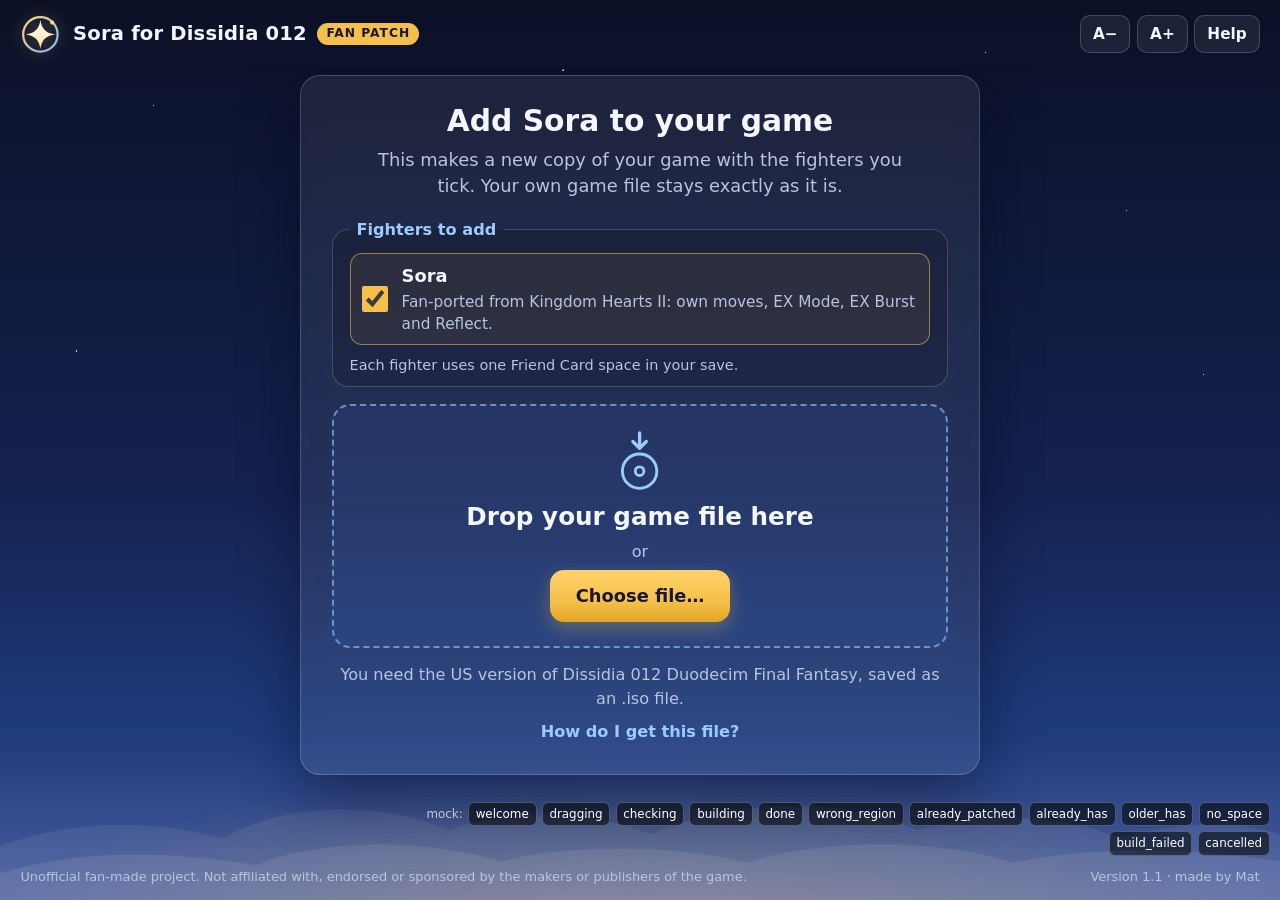
<file: app/ui/index.html>
<!doctype html>
<html lang="en">
<head>
<meta charset="utf-8">
<meta name="viewport" content="width=device-width, initial-scale=1">
<title>Sora for Dissidia 012 — fan patch</title>
<link rel="stylesheet" href="style.css">
<script src="strings.en.js"></script>
</head>
<body>
<!-- Our own art only: sky gradient, CSS stars, hand-drawn cloud bank. No game art, logos or official fonts. -->
<div class="sky" aria-hidden="true">
  <div class="stars"></div>
  <svg class="clouds" viewBox="0 0 1200 220" preserveAspectRatio="none">
    <path d="M0 150 C80 110 150 120 210 140 C260 95 360 90 420 130 C480 100 560 105 610 135 C680 90 800 85 860 130 C920 105 1000 110 1050 140 C1110 115 1170 120 1200 135 L1200 220 L0 220 Z" fill="#fff" opacity=".07"/>
    <path d="M0 185 C90 150 170 160 240 175 C300 140 400 140 470 170 C540 145 640 150 700 172 C770 140 880 140 950 172 C1020 150 1120 152 1200 170 L1200 220 L0 220 Z" fill="#fff" opacity=".09"/>
  </svg>
</div>

<header class="top">
  <div class="brand">
    <svg class="emblem" viewBox="0 0 64 64" aria-hidden="true">
      <defs>
        <linearGradient id="g-ring" x1="0" y1="0" x2="1" y2="1"><stop offset="0" stop-color="#FFD978"/><stop offset="1" stop-color="#7FB6FF"/></linearGradient>
        <linearGradient id="g-star" x1="0" y1="0" x2="0" y2="1"><stop offset="0" stop-color="#FFFFFF"/><stop offset="1" stop-color="#FFE3A0"/></linearGradient>
      </defs>
      <circle cx="32" cy="32" r="27" fill="none" stroke="url(#g-ring)" stroke-width="3.5"/>
      <path d="M32 9 C33.6 23 41 30.4 55 32 C41 33.6 33.6 41 32 55 C30.4 41 23 33.6 9 32 C23 30.4 30.4 23 32 9 Z" fill="url(#g-star)"/>
      <circle cx="50.5" cy="13.5" r="3.2" fill="#FFD978"/>
    </svg>
    <div class="brand-text">
      <span class="brand-title" data-t="app_title"></span>
      <span class="pill" data-t="app_tag"></span>
    </div>
  </div>
  <nav class="tools">
    <button class="tool" id="text-smaller" data-aria="text_smaller">A−</button>
    <button class="tool" id="text-bigger" data-aria="text_bigger">A+</button>
    <button class="tool" id="help-open" data-t="help_link"></button>
  </nav>
</header>

<main id="main">
  <!-- 1. Welcome / choose file -->
  <section class="screen" data-screen="welcome">
    <h1 tabindex="-1" id="welcome-title" data-t="welcome_title"></h1>
    <p class="lead" id="welcome-body" data-t="welcome_body"></p>
    <!-- Pack release (format 3): the fighter checklist. Hidden for a one-patch release. -->
    <fieldset class="packs" id="packs" hidden>
      <legend data-t="packs_title"></legend>
      <div class="pack-list" id="pack-list"></div>
      <p class="packs-note" data-t="packs_note"></p>
      <p class="packs-warn" id="packs-warn" role="status" hidden></p>
    </fieldset>
    <button class="drop" id="drop" aria-describedby="drop-hint">
      <svg class="drop-icon" viewBox="0 0 64 64" aria-hidden="true">
        <circle cx="32" cy="42" r="18" fill="none" stroke="currentColor" stroke-width="3"/>
        <circle cx="32" cy="42" r="4.5" fill="none" stroke="currentColor" stroke-width="3"/>
        <path d="M32 2 V18 M25 11 L32 18 L39 11" fill="none" stroke="currentColor" stroke-width="3.5" stroke-linecap="round" stroke-linejoin="round"/>
      </svg>
      <span class="drop-title" data-t="drop_title"></span>
      <span class="drop-release" data-t="drop_release"></span>
      <span class="drop-or" data-t="drop_or"></span>
      <span class="btn primary" data-t="choose_button"></span>
    </button>
    <p class="hint" id="drop-hint" data-t="drop_hint"></p>
    <details class="how">
      <summary data-t="how_get_link"></summary>
      <p data-t="how_get_body"></p>
    </details>
  </section>

  <!-- 2. Working: check → build → verify -->
  <section class="screen" data-screen="working">
    <ol class="steps" aria-label="Steps">
      <li data-step="checking"><span class="dot"></span><span data-t="step_check"></span></li>
      <li data-step="building"><span class="dot"></span><span id="step-build" data-t="step_build"></span></li>
      <li data-step="verifying"><span class="dot"></span><span data-t="step_verify"></span></li>
    </ol>
    <h1 tabindex="-1" id="work-title"></h1>
    <p class="lead" id="work-body"></p>
    <p class="file-chip" id="work-file"></p>
    <div class="bar" role="progressbar" aria-valuemin="0" aria-valuemax="100" aria-valuenow="0" id="bar">
      <div class="bar-fill" id="bar-fill"></div>
    </div>
    <p class="pct" id="pct" aria-hidden="true">0%</p>
    <button class="btn ghost" id="cancel" data-t="cancel_button"></button>
  </section>

  <!-- 3a. Problem (or the friendly "already has Sora") -->
  <section class="screen" data-screen="problem">
    <div class="badge" id="problem-badge" aria-hidden="true"></div>
    <h1 tabindex="-1" id="problem-title"></h1>
    <p class="lead" id="problem-body"></p>
    <div class="actions">
      <button class="btn primary" id="problem-folder" data-t="choose_folder"></button>
      <button class="btn primary" id="problem-again" data-t="try_again"></button>
    </div>
    <details class="details" id="problem-details">
      <summary data-t="details_label"></summary>
      <code id="problem-code"></code>
    </details>
  </section>

  <!-- 3b. Done -->
  <section class="screen" data-screen="done">
    <div class="badge ok" aria-hidden="true">
      <svg viewBox="0 0 48 48"><path d="M13 25 L21 33 L36 16" fill="none" stroke="currentColor" stroke-width="5" stroke-linecap="round" stroke-linejoin="round"/></svg>
    </div>
    <h1 tabindex="-1" id="done-title" data-t="done_title"></h1>
    <div class="result">
      <span class="label" data-t="done_file_label"></span>
      <span class="file" id="done-file"></span>
      <span class="label" data-t="done_folder_label"></span>
      <span class="folder" id="done-folder"></span>
    </div>
    <div class="actions">
      <button class="btn primary" id="open-folder" data-t="open_folder"></button>
      <button class="btn ghost" id="done-close" data-t="close_button"></button>
    </div>
    <p class="safe" data-t="done_original_safe"></p>
    <h2 data-t="next_title"></h2>
    <ul class="next">
      <li>
        <svg viewBox="0 0 32 32" aria-hidden="true"><rect x="3" y="6" width="26" height="16" rx="2.5" fill="none" stroke="currentColor" stroke-width="2.2"/><path d="M11 27 H21 M16 22 V27" stroke="currentColor" stroke-width="2.2" stroke-linecap="round"/></svg>
        <span data-t="next_ppsspp"></span>
      </li>
      <li>
        <svg viewBox="0 0 32 32" aria-hidden="true"><path d="M9 3 H20 L25 8 V29 H9 Z" fill="none" stroke="currentColor" stroke-width="2.2" stroke-linejoin="round"/><path d="M13 8 V12 M16.5 8 V12 M20 9 V12" stroke="currentColor" stroke-width="2.2" stroke-linecap="round"/></svg>
        <span data-t="next_psp"></span>
      </li>
    </ul>
  </section>
</main>

<footer class="bottom">
  <span data-t="disclaimer"></span>
  <span class="ver" id="ver"></span>
</footer>

<dialog id="help">
  <h2 data-t="help_title"></h2>
  <ul>
    <li data-t="help_1"></li>
    <li data-t="help_2"></li>
    <li data-t="help_3"></li>
    <li data-t="help_4"></li>
  </ul>
  <form method="dialog"><button class="btn primary" data-t="help_close"></button></form>
</dialog>

<div class="live" aria-live="polite" id="live"></div>
<script src="app.js"></script>
</body>
</html>
</file>
<file: app/ui/style.css>
/* Sora for Dissidia 012 — fan patch. Our own neutral look: night-to-dawn sky, gold accent.
   System fonts only (nothing that imitates official title lettering). */
:root {
  --night: #0B1026;
  --deep: #142250;
  --dusk: #1F3C7D;
  --sky: #3D7BE0;
  --sky-light: #9CCBFF;
  --gold: #F5C04A;
  --gold-deep: #E0A526;
  --peach: #FFB58A;
  --text: #F4F7FF;
  --muted: #B8C4E2;
  --panel: rgba(255, 255, 255, .07);
  --panel-strong: rgba(255, 255, 255, .12);
  --line: rgba(255, 255, 255, .18);
  --ok: #5BD6A0;
  --warn: #FF8F7F;
  --focus: #FFD66B;
  --on-gold: #1B1633;
  --radius: 20px;
  --scale: 1;
  font-size: calc(17px * var(--scale));
  color-scheme: dark;
}
* { box-sizing: border-box; }
[hidden] { display: none !important; }
html, body { height: 100%; margin: 0; }
body {
  font-family: "Segoe UI Variable", "Segoe UI", system-ui, -apple-system, "SF Pro Text", Ubuntu, Cantarell, "Noto Sans", sans-serif;
  color: var(--text);
  background: linear-gradient(180deg, var(--night) 0%, var(--deep) 55%, var(--dusk) 82%, #4B5FA0 100%);
  display: grid;
  grid-template-rows: auto 1fr auto;
  overflow: hidden;
  line-height: 1.45;
}
/* ---------- sky art (ours) */
.sky { position: fixed; inset: 0; pointer-events: none; z-index: 0; }
.sky::after { /* dawn glow on the horizon */
  content: ""; position: absolute; left: -10%; right: -10%; bottom: -120px; height: 260px;
  background: radial-gradient(ellipse at 50% 100%, rgba(255, 181, 138, .45), rgba(245, 192, 74, .12) 45%, transparent 70%);
}
.stars {
  position: absolute; inset: 0 0 35% 0; opacity: .8;
  background-image:
    radial-gradient(1.4px 1.4px at 12% 18%, #fff 50%, transparent 51%),
    radial-gradient(1px 1px at 28% 42%, #fff 50%, transparent 51%),
    radial-gradient(1.8px 1.8px at 44% 12%, #FFE7A8 50%, transparent 51%),
    radial-gradient(1px 1px at 61% 30%, #fff 50%, transparent 51%),
    radial-gradient(1.4px 1.4px at 77% 9%, #fff 50%, transparent 51%),
    radial-gradient(1px 1px at 88% 36%, #CFE4FF 50%, transparent 51%),
    radial-gradient(1.2px 1.2px at 6% 60%, #fff 50%, transparent 51%),
    radial-gradient(1px 1px at 94% 64%, #fff 50%, transparent 51%),
    radial-gradient(1.6px 1.6px at 35% 70%, #CFE4FF 50%, transparent 51%),
    radial-gradient(1px 1px at 70% 58%, #fff 50%, transparent 51%);
  animation: twinkle 6s ease-in-out infinite alternate;
}
@keyframes twinkle { from { opacity: .55; } to { opacity: .9; } }
.clouds { position: absolute; left: 0; right: 0; bottom: 0; width: 100%; height: 170px; }

header, main, footer { position: relative; z-index: 1; }

/* ---------- header */
.top { display: flex; align-items: center; justify-content: space-between; gap: 1rem; padding: .8rem 1.2rem; }
.brand { display: flex; align-items: center; gap: .7rem; min-width: 0; }
.emblem { width: 2.4rem; height: 2.4rem; flex: none; filter: drop-shadow(0 0 10px rgba(255, 217, 120, .35)); }
.brand-text { display: flex; align-items: center; gap: .6rem; flex-wrap: wrap; }
.brand-title { font-weight: 700; font-size: 1.15rem; letter-spacing: .01em; }
.pill { font-size: .72rem; font-weight: 600; text-transform: uppercase; letter-spacing: .08em; color: var(--on-gold);
  background: var(--gold); padding: .15rem .55rem; border-radius: 999px; }
.tools { display: flex; gap: .4rem; flex: none; }
.tool { font: inherit; font-size: .9rem; font-weight: 600; color: var(--text); background: var(--panel); border: 1px solid var(--line);
  border-radius: 10px; padding: .35rem .7rem; min-height: 2.2rem; cursor: pointer; }
.tool:hover { background: var(--panel-strong); }

/* ---------- main card */
main { overflow: auto; display: grid; place-items: start center; padding: .4rem 1.2rem 1.2rem; }
.screen { display: none; width: min(100%, 40rem); text-align: center; padding: 1.4rem 1.8rem 1.6rem;
  background: var(--panel); border: 1px solid var(--line); border-radius: var(--radius);
  backdrop-filter: blur(10px); -webkit-backdrop-filter: blur(10px); box-shadow: 0 20px 60px rgba(4, 8, 30, .45); }
.screen.on { display: block; animation: rise .25s ease-out; }
@keyframes rise { from { opacity: 0; transform: translateY(8px); } to { opacity: 1; transform: none; } }
h1 { font-size: 1.75rem; line-height: 1.2; margin: .2rem 0 .5rem; font-weight: 700; outline: none; }
h2 { font-size: 1.15rem; margin: 1.3rem 0 .5rem; }
.lead { font-size: 1.05rem; color: var(--muted); margin: 0 auto 1.1rem; max-width: 32rem; }

/* ---------- drop zone */
.drop { font: inherit; color: var(--text); width: 100%; display: flex; flex-direction: column; align-items: center; gap: .35rem;
  padding: 1.5rem 1rem 1.4rem; border: 2.5px dashed rgba(156, 203, 255, .6); border-radius: 18px;
  background: rgba(61, 123, 224, .10); cursor: pointer; transition: background .15s, border-color .15s, transform .15s; }
.drop:hover { background: rgba(61, 123, 224, .17); border-color: var(--sky-light); }
.drop-icon { width: 3.6rem; height: 3.6rem; color: var(--sky-light); }
.drop-title { font-size: 1.45rem; font-weight: 700; }
.drop-or { color: var(--muted); font-size: .95rem; }
.drop-release { display: none; font-size: 1.45rem; font-weight: 700; color: var(--gold); }
body.dragging .drop { border-color: var(--gold); background: rgba(245, 192, 74, .14); transform: scale(1.015); }
body.dragging .drop-title, body.dragging .drop-or, body.dragging .drop .btn { display: none; }
body.dragging .drop-release { display: block; }
body.dragging .drop-icon { color: var(--gold); }
.hint { color: var(--muted); font-size: .95rem; margin: .9rem 0 .2rem; }
.how { margin-top: .4rem; color: var(--muted); font-size: .95rem; }
.how summary { cursor: pointer; color: var(--sky-light); font-weight: 600; display: inline-block; padding: .2rem .4rem; border-radius: 8px; }
.how p { text-align: left; background: rgba(0, 0, 0, .18); border-radius: 12px; padding: .8rem 1rem; margin: .5rem 0 0; }

/* ---------- fighter checklist (pack release) */
.packs { text-align: left; margin: 0 0 1rem; padding: .7rem 1rem .6rem; border: 1px solid var(--line); border-radius: 16px;
  background: rgba(0, 0, 0, .16); }
.packs legend { padding: 0 .4rem; font-weight: 700; font-size: .95rem; color: var(--sky-light); }
.pack-list { display: grid; gap: .45rem; }
.pack { display: grid; grid-template-columns: auto 1fr; gap: .1rem .8rem; align-items: center; cursor: pointer;
  padding: .55rem .7rem; border-radius: 12px; background: rgba(255, 255, 255, .05); border: 1.5px solid transparent; }
.pack:hover { background: rgba(255, 255, 255, .09); }
.pack.on { border-color: rgba(245, 192, 74, .55); background: rgba(245, 192, 74, .08); }
.pack input { grid-row: span 2; width: 1.5rem; height: 1.5rem; margin: 0; accent-color: var(--gold); cursor: pointer; }
.pack-name { font-weight: 700; font-size: 1.05rem; }
.pack-blurb { color: var(--muted); font-size: .9rem; grid-column: 2; }
.packs-note { color: var(--muted); font-size: .85rem; margin: .55rem 0 0; }
.packs-warn { color: var(--warn); font-weight: 600; font-size: .95rem; margin: .4rem 0 0; }
.drop[aria-disabled="true"] { opacity: .45; cursor: not-allowed; }
.drop[aria-disabled="true"]:hover { background: rgba(61, 123, 224, .10); border-color: rgba(156, 203, 255, .6); }

/* ---------- buttons */
.btn { font: inherit; font-size: 1.05rem; font-weight: 700; display: inline-flex; align-items: center; justify-content: center;
  min-height: 3.1rem; padding: 0 1.5rem; border-radius: 14px; border: 0; cursor: pointer; text-decoration: none; }
.btn.primary { color: var(--on-gold); background: linear-gradient(180deg, #FFD36B, var(--gold) 60%, var(--gold-deep)); box-shadow: 0 6px 18px rgba(245, 192, 74, .3); }
.btn.primary:hover { filter: brightness(1.06); }
.btn.ghost { color: var(--text); background: transparent; border: 1.5px solid var(--line); }
.btn.ghost:hover { background: var(--panel-strong); }
.actions { display: flex; gap: .7rem; justify-content: center; flex-wrap: wrap; margin-top: 1rem; }

/* ---------- focus: always visible for keyboard users */
:focus-visible { outline: 3px solid var(--focus); outline-offset: 3px; border-radius: 12px; }
h1:focus, h1:focus-visible { outline: none; } /* titles get focus only so screen readers announce them */
.drop:focus-visible { outline-offset: 4px; border-radius: 18px; }

/* ---------- steps + progress */
.steps { list-style: none; display: flex; justify-content: center; gap: .4rem; padding: 0; margin: 0 0 1.2rem; flex-wrap: wrap; }
.steps li { display: flex; align-items: center; gap: .45rem; font-size: .9rem; color: var(--muted); padding: .3rem .7rem;
  border-radius: 999px; background: rgba(0, 0, 0, .15); }
.steps .dot { width: 1.05rem; height: 1.05rem; border-radius: 50%; border: 2px solid var(--muted); display: inline-grid; place-items: center; font-size: .7rem; }
.steps li.now { color: var(--text); background: rgba(61, 123, 224, .25); }
.steps li.now .dot { border-color: var(--gold); box-shadow: 0 0 0 3px rgba(245, 192, 74, .25); }
.steps li.done { color: var(--text); }
.steps li.done .dot { background: var(--ok); border-color: var(--ok); }
.steps li.done .dot::after { content: "✓"; color: var(--night); font-weight: 900; }
.file-chip { display: inline-block; max-width: 100%; overflow: hidden; text-overflow: ellipsis; white-space: nowrap;
  font-size: .9rem; color: var(--muted); background: rgba(0, 0, 0, .2); padding: .3rem .8rem; border-radius: 999px; margin: 0 0 1rem; }
.bar { height: 1.1rem; border-radius: 999px; background: rgba(0, 0, 0, .3); border: 1px solid var(--line); overflow: hidden; }
.bar-fill { height: 100%; width: 0; border-radius: 999px; background: linear-gradient(90deg, var(--sky), var(--sky-light) 55%, var(--gold));
  transition: width .2s linear; box-shadow: 0 0 14px rgba(156, 203, 255, .5); }
.pct { font-size: 2.2rem; font-weight: 800; margin: .5rem 0 .6rem; font-variant-numeric: tabular-nums; }

/* ---------- problem / done */
.badge { width: 4rem; height: 4rem; margin: 0 auto .6rem; border-radius: 50%; display: grid; place-items: center;
  background: rgba(255, 143, 127, .16); color: var(--warn); border: 2px solid rgba(255, 143, 127, .55); font-size: 2rem; font-weight: 900; }
.badge.ok, .badge.good { background: rgba(91, 214, 160, .15); color: var(--ok); border-color: rgba(91, 214, 160, .6); }
.badge svg { width: 2.4rem; height: 2.4rem; }
.badge.stop { background: rgba(156, 203, 255, .12); color: var(--sky-light); border-color: rgba(156, 203, 255, .5); }
.details { margin-top: 1.1rem; color: var(--muted); font-size: .85rem; }
.details summary { cursor: pointer; display: inline-block; padding: .2rem .4rem; border-radius: 8px; }
.details code { display: block; margin-top: .5rem; text-align: left; white-space: pre-wrap; word-break: break-all;
  background: rgba(0, 0, 0, .25); padding: .6rem .8rem; border-radius: 10px; font-size: .8rem; }
.result { display: grid; grid-template-columns: auto 1fr; gap: .35rem .9rem; text-align: left; background: rgba(0, 0, 0, .2);
  border: 1px solid var(--line); border-radius: 14px; padding: .9rem 1.1rem; margin: .6rem 0 .2rem; }
.result .label { color: var(--muted); font-size: .9rem; padding-top: .1rem; }
.result .file { font-weight: 700; word-break: break-word; }
.result .folder { word-break: break-all; font-size: .95rem; }
.safe { color: var(--ok); font-size: .95rem; margin: .7rem 0 0; }
.badge.ok { width: 3.4rem; height: 3.4rem; }
.next { list-style: none; padding: 0; margin: 0; display: grid; gap: .5rem; text-align: left; }
.next li { display: flex; gap: .8rem; align-items: center; background: rgba(0, 0, 0, .15); border-radius: 12px; padding: .6rem .9rem; }
.next svg { width: 1.8rem; height: 1.8rem; flex: none; color: var(--sky-light); }

/* ---------- footer, help, live region */
.bottom { display: flex; justify-content: space-between; gap: 1rem; padding: .6rem 1.2rem .8rem; font-size: .76rem; color: var(--muted); }
.bottom .ver { flex: none; }
dialog { max-width: min(34rem, 92vw); color: var(--text); background: #18244F; border: 1px solid var(--line); border-radius: var(--radius); padding: 1.4rem 1.6rem; }
dialog::backdrop { background: rgba(5, 8, 25, .6); }
dialog h2 { margin-top: 0; }
dialog li { margin-bottom: .5rem; }
dialog form { text-align: right; margin-top: 1rem; }
.live { position: absolute; width: 1px; height: 1px; overflow: hidden; clip: rect(0 0 0 0); }

/* ---------- mock helpers (only visible in the browser mock) */
.mockbar { position: fixed; z-index: 9; right: .6rem; bottom: 2.6rem; display: flex; gap: .3rem; flex-wrap: wrap; justify-content: flex-end;
  max-width: 70vw; font-size: .7rem; }
.mockbar button { font: inherit; color: #fff; background: rgba(0, 0, 0, .55); border: 1px solid rgba(255, 255, 255, .25); border-radius: 6px; padding: .15rem .4rem; cursor: pointer; }
body.embed .mockbar { display: none; }

@media (prefers-reduced-motion: reduce) {
  *, *::before, *::after { animation: none !important; transition: none !important; }
}
@media (prefers-contrast: more) {
  :root { --muted: #E2E8F8; --line: rgba(255, 255, 255, .5); --panel: rgba(0, 0, 0, .35); }
}
@media (max-width: 560px) {
  .brand-title { font-size: 1rem; }
  .screen { padding: 1.2rem 1rem; }
  h1 { font-size: 1.45rem; }
}
</file>
